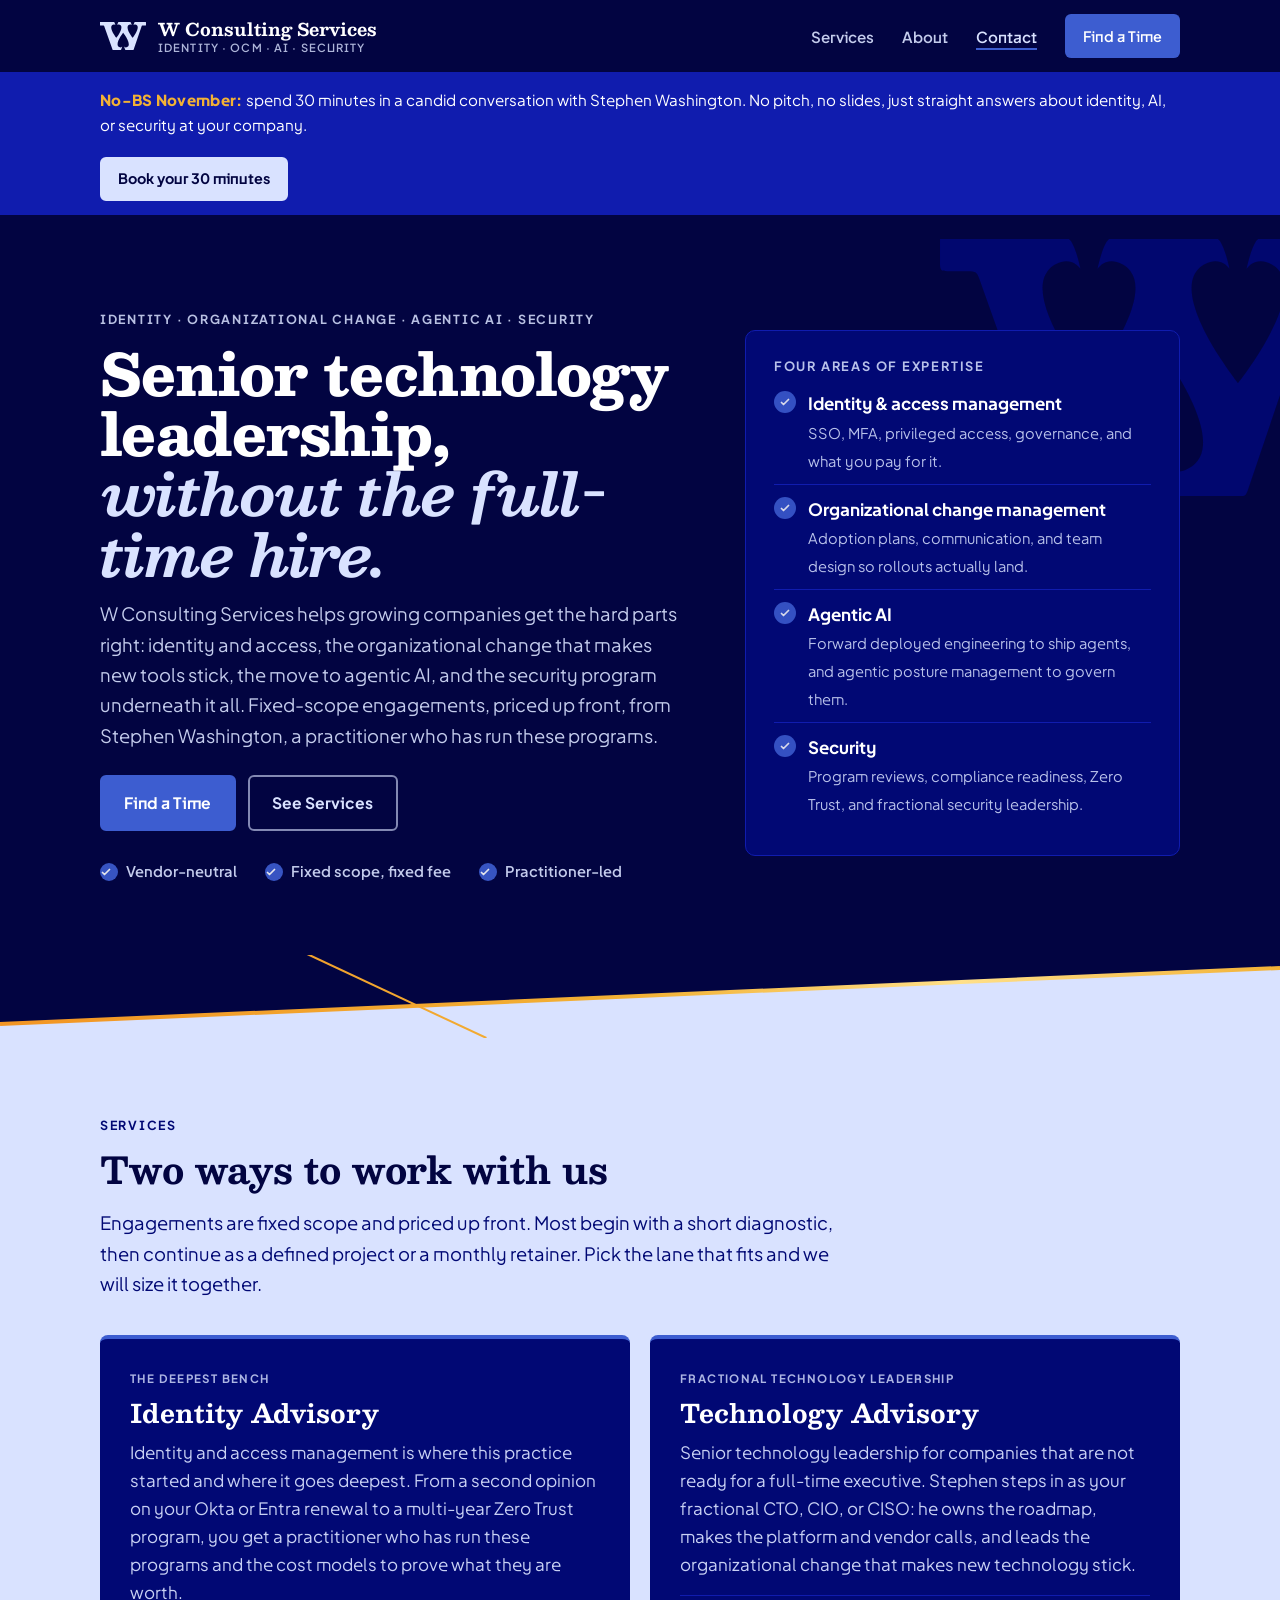
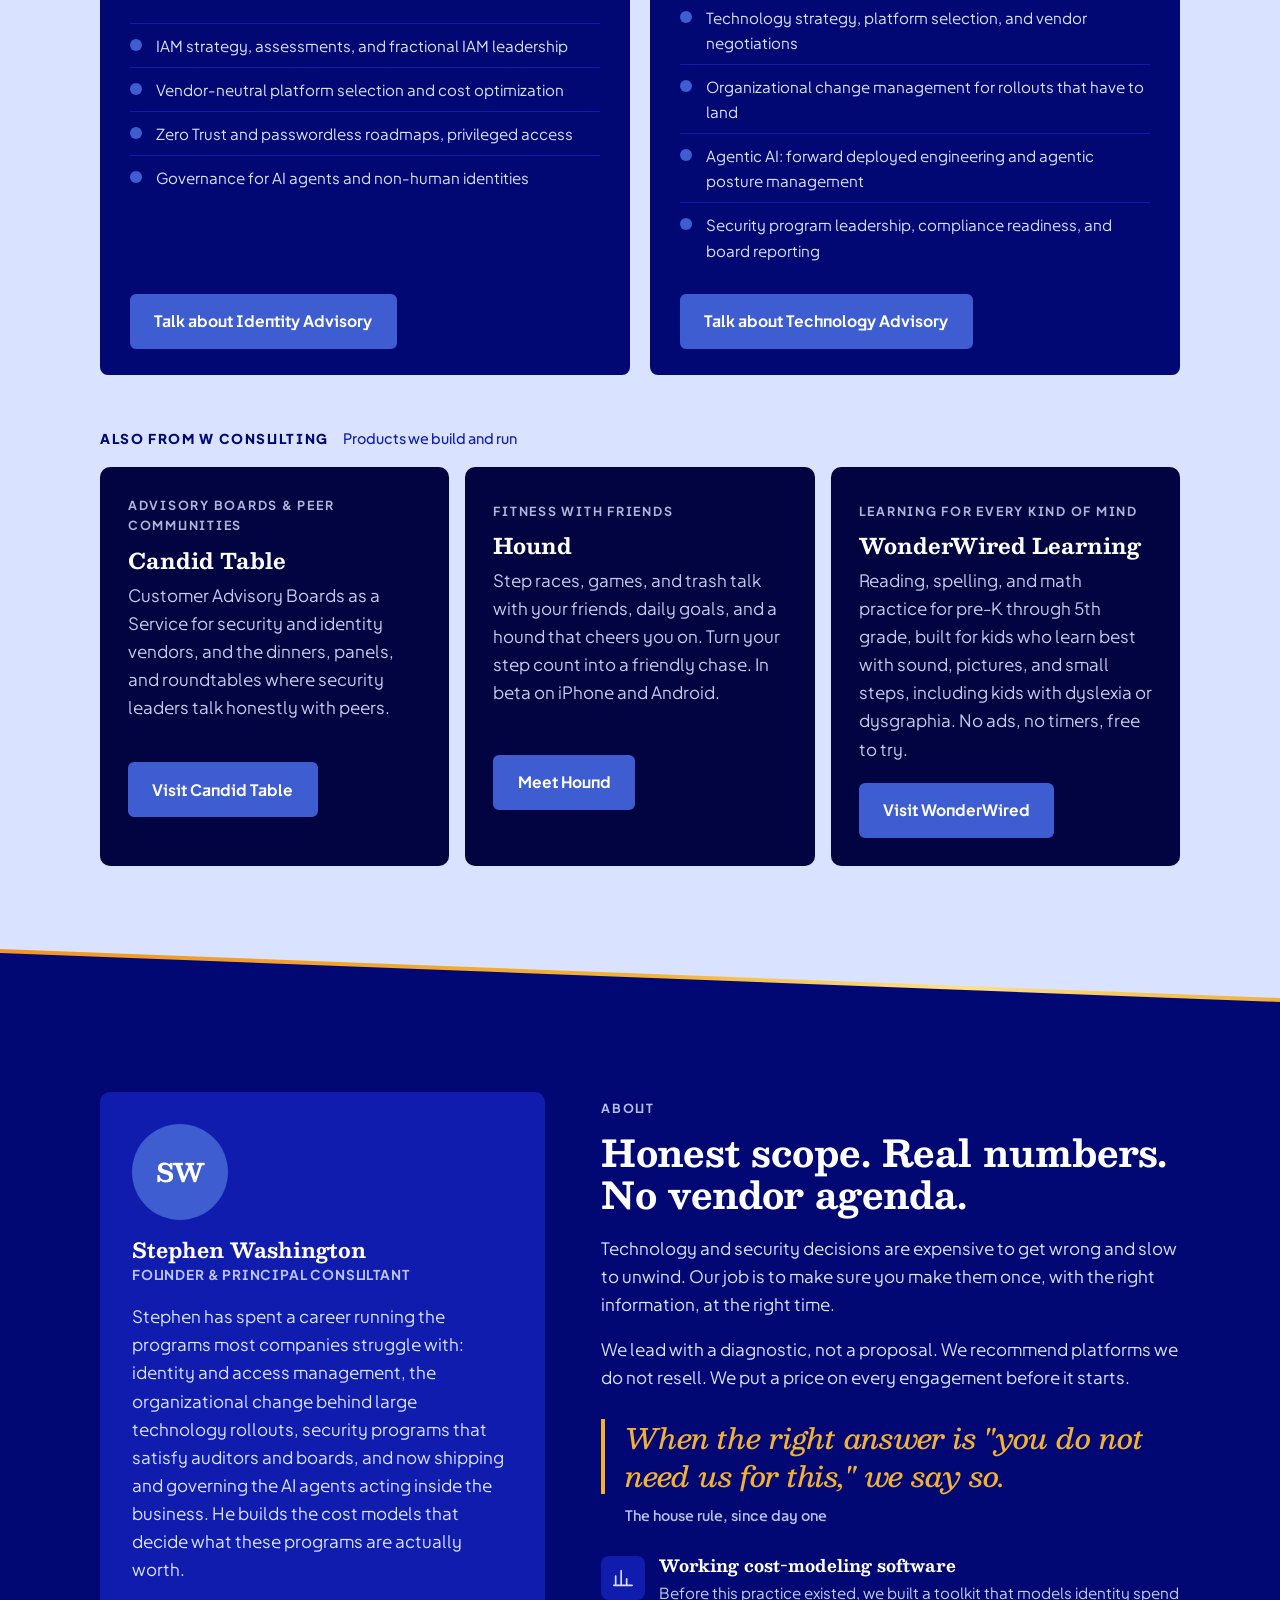
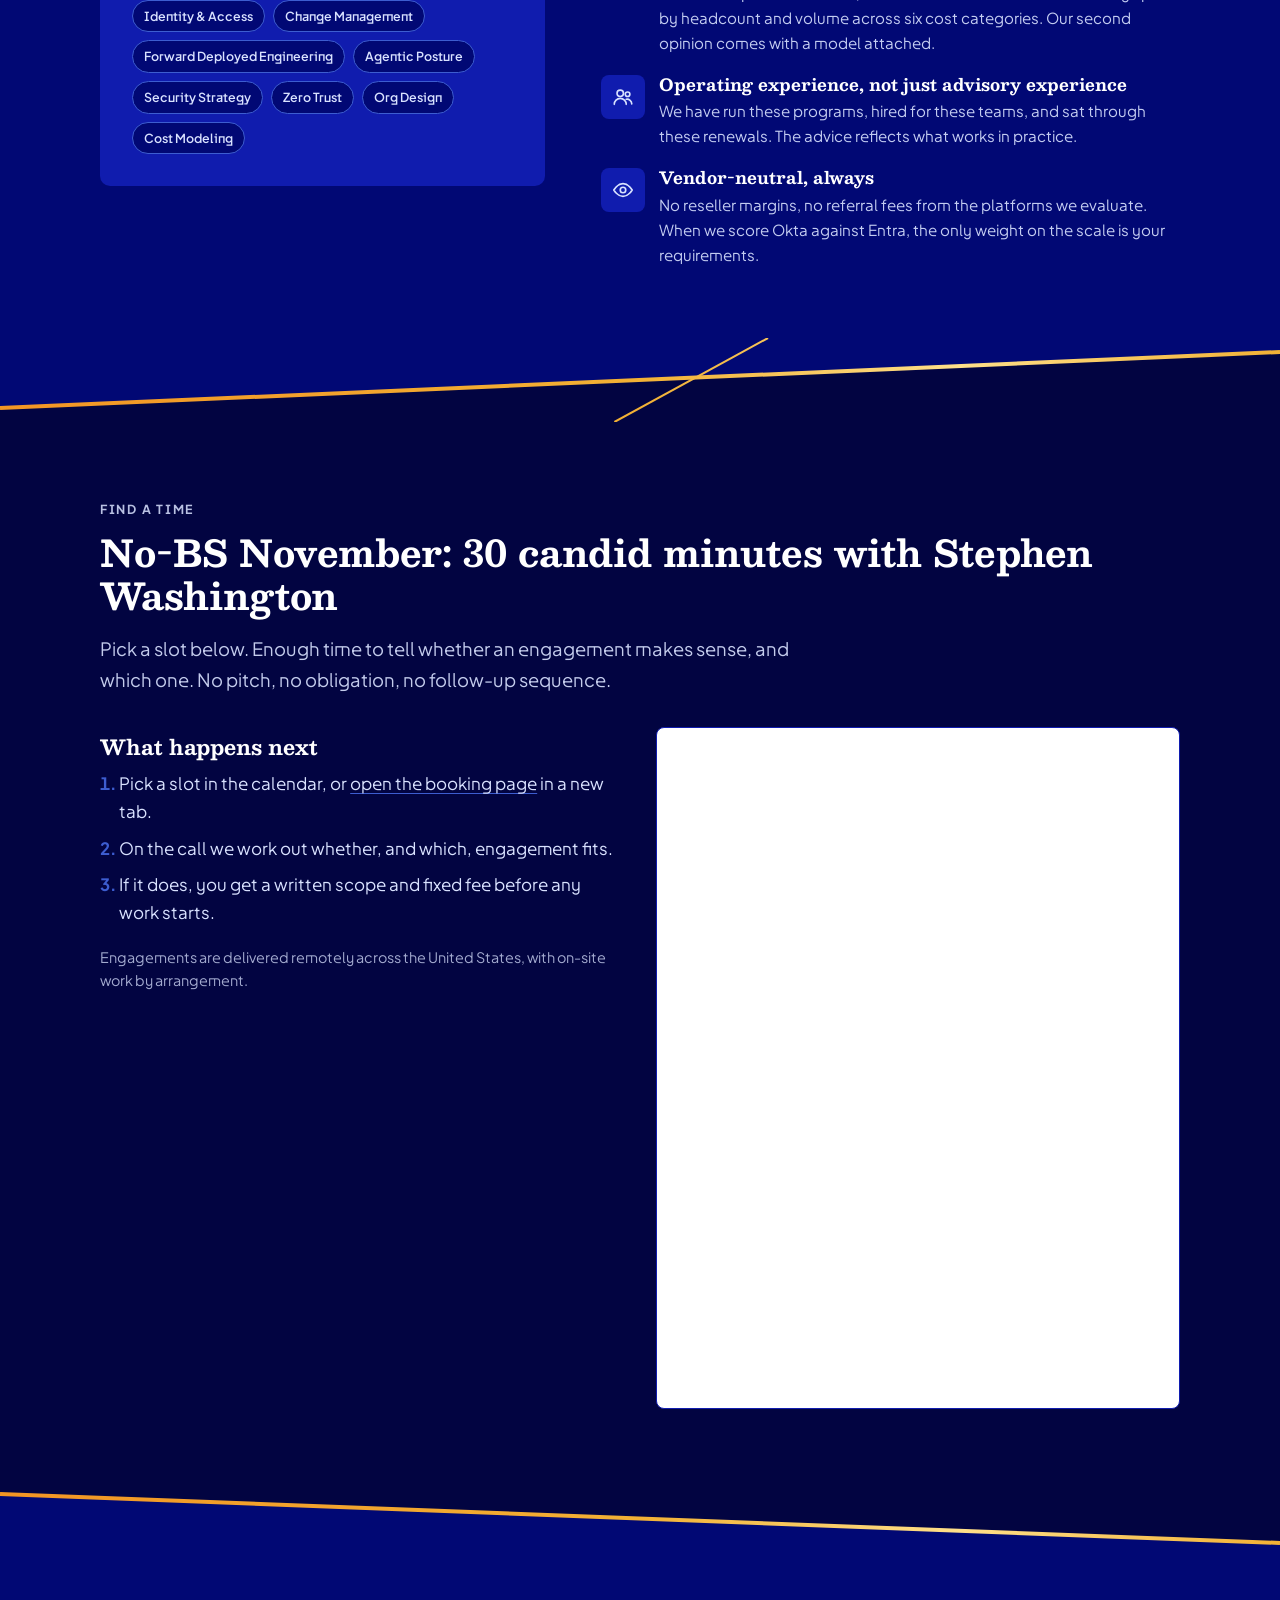
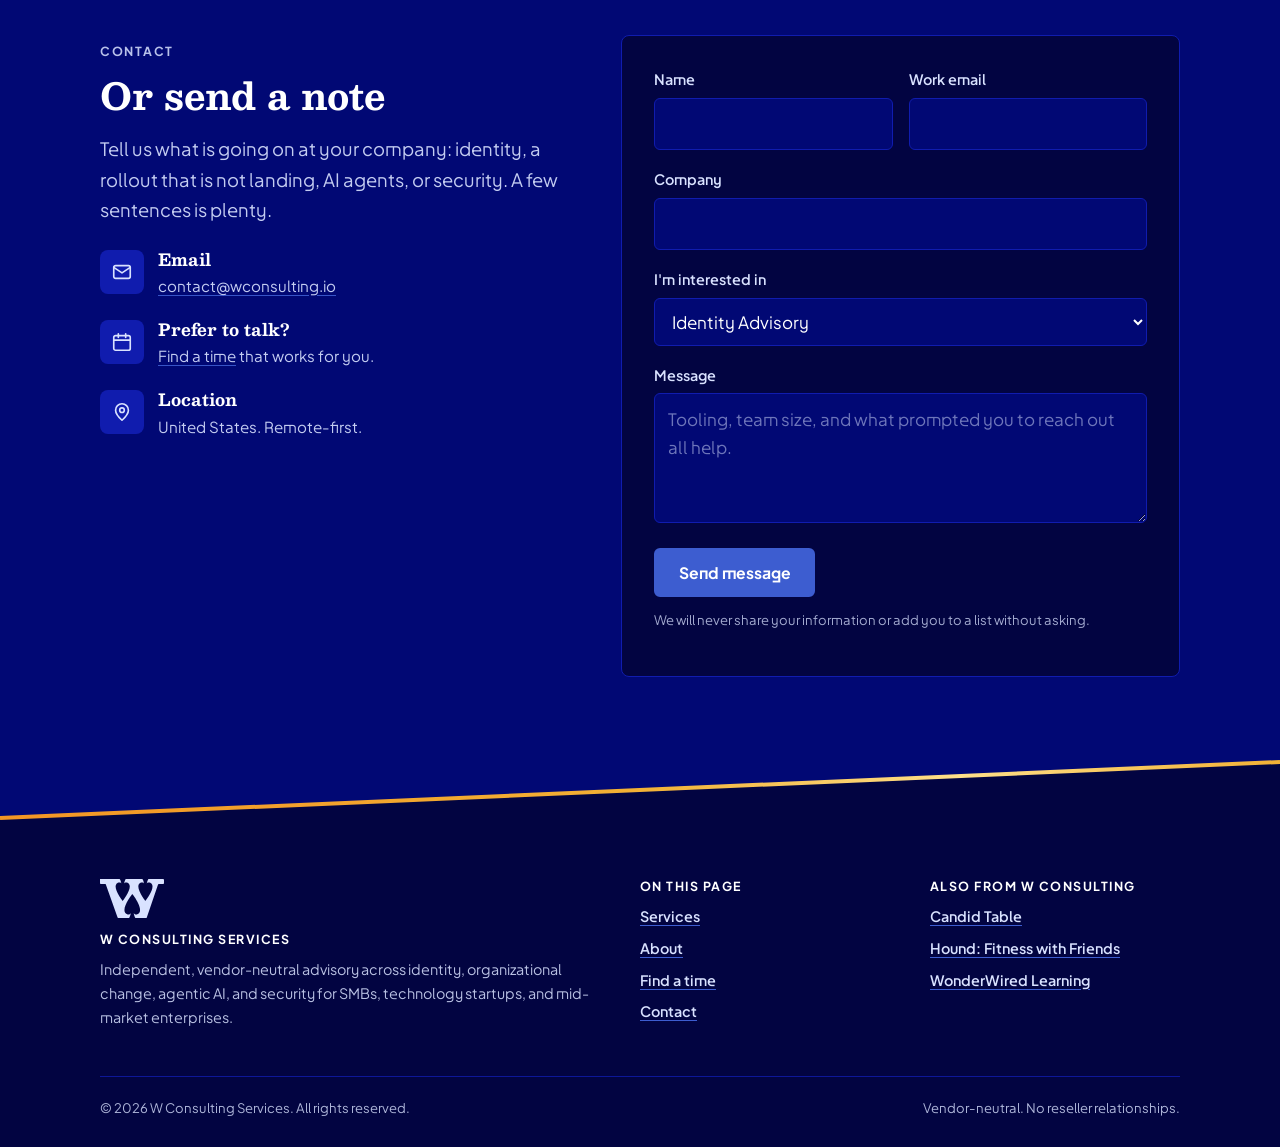
<file: index.html>
<!DOCTYPE html>
<html lang="en">
<head>
<meta charset="utf-8">
<meta name="viewport" content="width=device-width, initial-scale=1">
<title>W Consulting Services | Identity, Change, AI &amp; Security Advisory</title>
<meta name="description" content="W Consulting Services is an independent advisory practice for growing companies across four areas: identity and access, organizational change management, agentic AI (forward deployed engineering and agentic posture management), and security. Fixed-scope engagements, vendor-neutral advice.">
<link rel="preload" href="fonts/PlusJakartaSans-Variable.woff2" as="font" type="font/woff2" crossorigin>
<link rel="preconnect" href="https://fonts.googleapis.com">
<link rel="preconnect" href="https://fonts.gstatic.com" crossorigin>
<link href="https://fonts.googleapis.com/css2?family=Besley:ital,wght@0,500..900;1,500..900&display=swap" rel="stylesheet">
<link rel="stylesheet" href="css/styles.css">
<link rel="icon" href="/favicon.ico" sizes="32x32">
<link rel="icon" href="/favicon.svg" type="image/svg+xml">
<link rel="apple-touch-icon" href="/apple-touch-icon.png">
<link rel="manifest" href="/site.webmanifest">
<meta name="theme-color" content="#020441">
</head>
<body>
<svg width="0" height="0" style="position:absolute" aria-hidden="true"><symbol id="lettermark" viewBox="0 0 197.16 120.84"><path d="M196.21.52c-.64-.34-1.78-.52-3.42-.52h-43.39c-.19.13-.38.3-.57.5-.21.23-.42.5-.62.81-2.44,3.71-4.3,12.67-4.3,12.67,1.24-1.55,2.59-2.5,3.95-3.01,4.11-1.54,8.41.88,10.55,3.01.36.35.68.73.97,1.12,1.5,1.98,2.21,4.42,2.33,7.15.32,7.54-3.91,17.31-8.73,25.85-6.03,10.69-12.98,19.44-13.07,19.49-.07-.04-4.45-5.55-9.27-13.16-7.34-11.58-15.69-28.02-11.36-37.4.25-.54.55-1.07.89-1.56.36-.53.77-1.03,1.24-1.49,2.14-2.12,6.43-4.54,10.54-3.01,1.37.51,2.72,1.46,3.96,3.01,0,0-2.48-12-5.48-13.98h-51.01c-.21.14-.42.33-.62.56-.17.19-.33.4-.5.64-2.47,3.65-4.36,12.78-4.36,12.78,1.24-1.55,2.59-2.5,3.95-3.01,4.11-1.54,8.41.88,10.55,3.01.36.36.68.74.98,1.13,10.79,14.33-19.31,52.37-19.48,52.48-.08-.05-6.28-7.86-12.06-17.74-5.44-9.3-10.48-20.42-9.67-28.59.23-2.33.94-4.42,2.25-6.16.3-.39.62-.77.98-1.13,2.14-2.12,6.44-4.54,10.55-3.01,1.37.51,2.71,1.46,3.95,3.01,0,0-2.48-12-5.48-13.98H0v11.77c0,1.48.21,2.41.64,2.78.42.37,1.38.56,2.86.56h9.06c2.23,0,3.63.23,4.21.68.58.45,1.17,1.47,1.75,3.06l35.06,98.58c.53,1.43,1.07,2.36,1.63,2.78.56.42,1.84.64,3.85.64,0,0,0,0,0,0h7.71s0,0,0,0h22.15c3.31-2.19,6.05-15.44,6.05-15.44-5.48,6.83-12.86,3.13-16.02,0-.55-.54-1.02-1.13-1.43-1.75-10.88-16.19,21.68-57.35,21.87-57.46.02.01.51.62,1.34,1.7,1.24,1.63,3.25,4.36,5.58,7.78,8.64,12.72,21.62,35.05,15.67,46.76-.55,1.08-1.26,2.08-2.15,2.97-3.15,3.13-10.54,6.83-16.02,0,0,0,2.74,13.25,6.05,15.44h21.78s0,0,0,0h8.11s0,0,0,0c1.69,0,2.78-.13,3.25-.4.48-.27.95-1.01,1.43-2.23l33.63-99.29c.48-1.43.95-2.42,1.43-2.98.48-.56,1.72-.84,3.74-.84h10.18c1.59,0,2.61-.18,3.06-.56.45-.37.68-1.32.68-2.86V3.58c0-1.7-.32-2.71-.95-3.06Z"/></symbol></svg>
<header class="site-header">
  <div class="container nav">
    <a class="brand" href="#top" aria-label="W Consulting Services home">
      <svg class="brand-logo" viewBox="0 0 197.16 120.84" fill="currentColor" role="img" aria-label="W Consulting Services lettermark"><use href="#lettermark"/></svg>
      <span class="brand-name">W Consulting Services<small>Identity &middot; OCM &middot; AI &middot; Security</small></span>
    </a>
    <button class="nav-toggle" aria-label="Toggle navigation" aria-expanded="false" aria-controls="nav-links"><span></span><span></span><span></span></button>
    <ul class="nav-links" id="nav-links">
      <li><a href="#services">Services</a></li>
      <li><a href="#about">About</a></li>
      <li><a href="#contact">Contact</a></li>
      <li><a class="btn btn-primary" href="#schedule">Find a Time</a></li>
    </ul>
  </div>
</header>
<main id="top">

<div class="promo" role="region" aria-label="No-BS November special">
  <div class="container">
    <span><strong>No-BS November:</strong> spend 30 minutes in a candid conversation with Stephen Washington. No pitch, no slides, just straight answers about identity, AI, or security at your company.</span>
    <a class="btn" data-booking href="https://calendar.app.google/3QA8uuYChjPQmaer5">Book your 30 minutes</a>
  </div>
</div>

<section class="hero">
  <svg class="wm" viewBox="0 0 197.16 120.84" fill="currentColor" aria-hidden="true"><use href="#lettermark"/></svg>
  <div class="container hero-grid">
    <div>
      <span class="eyebrow">Identity &middot; Organizational Change &middot; Agentic AI &middot; Security</span>
      <h1>Senior technology leadership, <em>without the full-time hire.</em></h1>
      <p class="lead">W Consulting Services helps growing companies get the hard parts right: identity and access, the organizational change that makes new tools stick, the move to agentic AI, and the security program underneath it all. Fixed-scope engagements, priced up front, from Stephen Washington, a practitioner who has run these programs.</p>
      <div class="btn-row">
        <a class="btn btn-primary" href="#schedule">Find a Time</a>
        <a class="btn btn-outline" href="#services">See Services</a>
      </div>
      <div class="trust">
        <span><span class="check"><svg width="12" height="12" viewBox="0 0 24 24" fill="none" stroke="#fff" stroke-width="3.5" stroke-linecap="round" stroke-linejoin="round"><path d="M5 13l4 4L19 7"/></svg></span>Vendor-neutral</span>
        <span><span class="check"><svg width="12" height="12" viewBox="0 0 24 24" fill="none" stroke="#fff" stroke-width="3.5" stroke-linecap="round" stroke-linejoin="round"><path d="M5 13l4 4L19 7"/></svg></span>Fixed scope, fixed fee</span>
        <span><span class="check"><svg width="12" height="12" viewBox="0 0 24 24" fill="none" stroke="#fff" stroke-width="3.5" stroke-linecap="round" stroke-linejoin="round"><path d="M5 13l4 4L19 7"/></svg></span>Practitioner-led</span>
      </div>
    </div>
    <aside class="hero-panel">
      <h3>Four areas of expertise</h3>
      <ul>
        <li><span class="check"><svg width="12" height="12" viewBox="0 0 24 24" fill="none" stroke="#fff" stroke-width="3.5" stroke-linecap="round" stroke-linejoin="round"><path d="M5 13l4 4L19 7"/></svg></span><div><strong>Identity &amp; access management</strong><span>SSO, MFA, privileged access, governance, and what you pay for it.</span></div></li>
        <li><span class="check"><svg width="12" height="12" viewBox="0 0 24 24" fill="none" stroke="#fff" stroke-width="3.5" stroke-linecap="round" stroke-linejoin="round"><path d="M5 13l4 4L19 7"/></svg></span><div><strong>Organizational change management</strong><span>Adoption plans, communication, and team design so rollouts actually land.</span></div></li>
        <li><span class="check"><svg width="12" height="12" viewBox="0 0 24 24" fill="none" stroke="#fff" stroke-width="3.5" stroke-linecap="round" stroke-linejoin="round"><path d="M5 13l4 4L19 7"/></svg></span><div><strong>Agentic AI</strong><span>Forward deployed engineering to ship agents, and agentic posture management to govern them.</span></div></li>
        <li><span class="check"><svg width="12" height="12" viewBox="0 0 24 24" fill="none" stroke="#fff" stroke-width="3.5" stroke-linecap="round" stroke-linejoin="round"><path d="M5 13l4 4L19 7"/></svg></span><div><strong>Security</strong><span>Program reviews, compliance readiness, Zero Trust, and fractional security leadership.</span></div></li>
      </ul>
    </aside>
  </div>
</section>
<svg class="div" viewBox="0 0 100 12" preserveAspectRatio="none" aria-hidden="true"><defs><linearGradient id="gd1" gradientUnits="userSpaceOnUse" x1="0" y1="0" x2="100" y2="0"><stop offset="0" stop-color="#F29524"/><stop offset=".5" stop-color="#F2B135"/><stop offset=".75" stop-color="#FFE08A"/><stop offset="1" stop-color="#F2B135"/></linearGradient></defs><rect width="100" height="12" fill="#020441"/><polygon points="0,10 100,2 100,12 0,12" fill="#D9E2FF"/><line x1="24" y1="0" x2="38" y2="12" stroke="url(#gd1)" stroke-width="2" vector-effect="non-scaling-stroke"/><line x1="0" y1="10" x2="100" y2="2" stroke="url(#gd1)" stroke-width="4" vector-effect="non-scaling-stroke"/></svg>
<section class="section band" id="services">
  <div class="container">
    <span class="eyebrow">Services</span>
    <h2>Two ways to work with us</h2>
    <p class="lead">Engagements are fixed scope and priced up front. Most begin with a short diagnostic, then continue as a defined project or a monthly retainer. Pick the lane that fits and we will size it together.</p>

    <div class="offer-grid">
      <div class="offer">
        <div class="tagline">The deepest bench</div>
        <h3>Identity Advisory</h3>
        <p>Identity and access management is where this practice started and where it goes deepest. From a second opinion on your Okta or Entra renewal to a multi-year Zero Trust program, you get a practitioner who has run these programs and the cost models to prove what they are worth.</p>
        <ul>
          <li>IAM strategy, assessments, and fractional IAM leadership</li>
          <li>Vendor-neutral platform selection and cost optimization</li>
          <li>Zero Trust and passwordless roadmaps, privileged access</li>
          <li>Governance for AI agents and non-human identities</li>
        </ul>
        <div class="btn-row"><a class="btn btn-primary" href="#schedule">Talk about Identity Advisory</a></div>
      </div>
      <div class="offer">
        <div class="tagline">Fractional technology leadership</div>
        <h3>Technology Advisory</h3>
        <p>Senior technology leadership for companies that are not ready for a full-time executive. Stephen steps in as your fractional CTO, CIO, or CISO: he owns the roadmap, makes the platform and vendor calls, and leads the organizational change that makes new technology stick.</p>
        <ul>
          <li>Technology strategy, platform selection, and vendor negotiations</li>
          <li>Organizational change management for rollouts that have to land</li>
          <li>Agentic AI: forward deployed engineering and agentic posture management</li>
          <li>Security program leadership, compliance readiness, and board reporting</li>
        </ul>
        <div class="btn-row"><a class="btn btn-primary" href="#schedule">Talk about Technology Advisory</a></div>
      </div>
    </div>

<div class="seg-head" style="margin-top:52px"><h3>Also from W Consulting</h3><span>Products we build and run</span></div>
    <div class="venture-grid">
      <div class="ct-band venture">
        <div>
          <span class="eyebrow">Advisory boards &amp; peer communities</span>
          <h3>Candid Table</h3>
          <p>Customer Advisory Boards as a Service for security and identity vendors, and the dinners, panels, and roundtables where security leaders talk honestly with peers.</p>
        </div>
        <div class="btn-row"><a class="btn btn-primary" href="https://candidtable.com" target="_blank" rel="noopener">Visit Candid Table</a></div>
      </div>
      <div class="ct-band venture">
        <div>
          <span class="eyebrow">Fitness with friends</span>
          <h3>Hound</h3>
          <p>Step races, games, and trash talk with your friends, daily goals, and a hound that cheers you on. Turn your step count into a friendly chase. In beta on iPhone and Android.</p>
        </div>
        <div class="btn-row"><a class="btn btn-primary" href="https://houndchallenge.net" target="_blank" rel="noopener">Meet Hound</a></div>
      </div>
      <div class="ct-band venture">
        <div>
          <span class="eyebrow">Learning for every kind of mind</span>
          <h3>WonderWired Learning</h3>
          <p>Reading, spelling, and math practice for pre-K through 5th grade, built for kids who learn best with sound, pictures, and small steps, including kids with dyslexia or dysgraphia. No ads, no timers, free to try.</p>
        </div>
        <div class="btn-row"><a class="btn btn-primary" href="https://www.wonderwiredlearning.com" target="_blank" rel="noopener">Visit WonderWired</a></div>
      </div>
    </div>
  </div>
</section>
<svg class="div" viewBox="0 0 100 12" preserveAspectRatio="none" aria-hidden="true"><defs><linearGradient id="gd2" gradientUnits="userSpaceOnUse" x1="0" y1="0" x2="100" y2="0"><stop offset="0" stop-color="#F29524"/><stop offset=".5" stop-color="#F2B135"/><stop offset=".75" stop-color="#FFE08A"/><stop offset="1" stop-color="#F2B135"/></linearGradient></defs><rect width="100" height="12" fill="#D9E2FF"/><polygon points="0,2 100,9 100,12 0,12" fill="#010874"/><line x1="0" y1="2" x2="100" y2="9" stroke="url(#gd2)" stroke-width="4" vector-effect="non-scaling-stroke"/></svg>
<section class="section band-navy" id="about">
  <div class="container about-grid">
    <div class="founder-card">
      <div class="founder-avatar" style="font-size:1.6rem">SW</div>
      <h3>Stephen Washington</h3>
      <div class="role">Founder &amp; Principal Consultant</div>
      <p>Stephen has spent a career running the programs most companies struggle with: identity and access management, the organizational change behind large technology rollouts, security programs that satisfy auditors and boards, and now shipping and governing the AI agents acting inside the business. He builds the cost models that decide what these programs are actually worth.</p>
      <div class="chips">
        <span class="chip">Identity &amp; Access</span><span class="chip">Change Management</span><span class="chip">Forward Deployed Engineering</span><span class="chip">Agentic Posture</span><span class="chip">Security Strategy</span><span class="chip">Zero Trust</span><span class="chip">Org Design</span><span class="chip">Cost Modeling</span>
      </div>
    </div>
    <div>
      <span class="eyebrow">About</span>
      <h2>Honest scope. Real numbers. No vendor agenda.</h2>
      <p>Technology and security decisions are expensive to get wrong and slow to unwind. Our job is to make sure you make them once, with the right information, at the right time.</p>
      <p>We lead with a diagnostic, not a proposal. We recommend platforms we do not resell. We put a price on every engagement before it starts.</p>
      <blockquote class="quote">When the right answer is "you do not need us for this," we say so.</blockquote>
      <p class="quote-cite">The house rule, since day one</p>
      <div class="features" style="margin-top:28px;grid-template-columns:1fr">
        <div class="feature"><div class="icon"><svg width="22" height="22" viewBox="0 0 24 24" fill="none" stroke="currentColor" stroke-width="1.8" stroke-linecap="round" stroke-linejoin="round"><path d="M4 20V10M10 20V4M16 20v-7M22 20H2"/></svg></div><div><h4>Working cost-modeling software</h4><p>Before this practice existed, we built a toolkit that models identity spend by headcount and volume across six cost categories. Our second opinion comes with a model attached.</p></div></div>
        <div class="feature"><div class="icon"><svg width="22" height="22" viewBox="0 0 24 24" fill="none" stroke="currentColor" stroke-width="1.8" stroke-linecap="round" stroke-linejoin="round"><circle cx="9" cy="8" r="3.5"/><path d="M2.5 20a6.5 6.5 0 0113 0"/><circle cx="17" cy="9" r="2.5"/><path d="M15.5 14.5a5 5 0 016 5"/></svg></div><div><h4>Operating experience, not just advisory experience</h4><p>We have run these programs, hired for these teams, and sat through these renewals. The advice reflects what works in practice.</p></div></div>
        <div class="feature"><div class="icon"><svg width="22" height="22" viewBox="0 0 24 24" fill="none" stroke="currentColor" stroke-width="1.8" stroke-linecap="round" stroke-linejoin="round"><path d="M2 12s4-7 10-7 10 7 10 7-4 7-10 7S2 12 2 12z"/><circle cx="12" cy="12" r="3"/></svg></div><div><h4>Vendor-neutral, always</h4><p>No reseller margins, no referral fees from the platforms we evaluate. When we score Okta against Entra, the only weight on the scale is your requirements.</p></div></div>
      </div>
    </div>
  </div>
</section>
<svg class="div" viewBox="0 0 100 12" preserveAspectRatio="none" aria-hidden="true"><defs><linearGradient id="gd3" gradientUnits="userSpaceOnUse" x1="0" y1="0" x2="100" y2="0"><stop offset="0" stop-color="#F29524"/><stop offset=".5" stop-color="#F2B135"/><stop offset=".75" stop-color="#FFE08A"/><stop offset="1" stop-color="#F2B135"/></linearGradient></defs><rect width="100" height="12" fill="#010874"/><polygon points="0,10 100,2 100,12 0,12" fill="#020441"/><line x1="60" y1="0" x2="48" y2="12" stroke="url(#gd3)" stroke-width="2" vector-effect="non-scaling-stroke"/><line x1="0" y1="10" x2="100" y2="2" stroke="url(#gd3)" stroke-width="4" vector-effect="non-scaling-stroke"/></svg>
<section class="section" id="schedule">
  <div class="container">
    <span class="eyebrow">Find a time</span>
    <h2>No-BS November: 30 candid minutes with Stephen Washington</h2>
    <p class="lead">Pick a slot below. Enough time to tell whether an engagement makes sense, and which one. No pitch, no obligation, no follow-up sequence.</p>
    <div class="schedule-grid" style="margin-top:32px">
      <div>
        <h3 style="margin-top:8px">What happens next</h3>
        <ol class="steps">
          <li>Pick a slot in the calendar, or <a data-booking href="https://calendar.app.google/3QA8uuYChjPQmaer5">open the booking page</a> in a new tab.</li>
          <li>On the call we work out whether, and which, engagement fits.</li>
          <li>If it does, you get a written scope and fixed fee before any work starts.</li>
        </ol>
        <p class="muted" style="font-size:.9rem;margin-top:20px">Engagements are delivered remotely across the United States, with on-site work by arrangement.</p>
      </div>
      <div class="schedule-slot" id="schedule-slot">
        <div>
          <div class="icon"><svg width="22" height="22" viewBox="0 0 24 24" fill="none" stroke="currentColor" stroke-width="1.8" stroke-linecap="round" stroke-linejoin="round"><rect x="3" y="5" width="18" height="16" rx="2"/><path d="M3 10h18M8 3v4M16 3v4"/></svg></div>
          <h3>Scheduling opens soon</h3>
          <p class="muted" style="margin-bottom:16px">Until then, email <a data-email href="#">contact@wconsulting.io</a> with a few times that work for you and we will confirm one.</p>
          <a class="btn btn-primary" id="schedule-link" data-email href="#">Email to find a time</a>
        </div>
      </div>
    </div>
  </div>
</section>
<svg class="div" viewBox="0 0 100 12" preserveAspectRatio="none" aria-hidden="true"><defs><linearGradient id="gd4" gradientUnits="userSpaceOnUse" x1="0" y1="0" x2="100" y2="0"><stop offset="0" stop-color="#F29524"/><stop offset=".5" stop-color="#F2B135"/><stop offset=".75" stop-color="#FFE08A"/><stop offset="1" stop-color="#F2B135"/></linearGradient></defs><rect width="100" height="12" fill="#020441"/><polygon points="0,2 100,9 100,12 0,12" fill="#010874"/><line x1="0" y1="2" x2="100" y2="9" stroke="url(#gd4)" stroke-width="4" vector-effect="non-scaling-stroke"/></svg>
<section class="section band-navy" id="contact">
  <div class="container contact-grid">
    <div>
      <span class="eyebrow">Contact</span>
      <h2>Or send a note</h2>
      <p class="lead">Tell us what is going on at your company: identity, a rollout that is not landing, AI agents, or security. A few sentences is plenty.</p>
      <div class="contact-item" style="margin-top:24px"><div class="icon"><svg width="22" height="22" viewBox="0 0 24 24" fill="none" stroke="currentColor" stroke-width="1.8" stroke-linecap="round" stroke-linejoin="round"><rect x="3" y="5" width="18" height="14" rx="2"/><path d="M3 7l9 6 9-6"/></svg></div><div><h4>Email</h4><p><a data-email href="#">contact@wconsulting.io</a></p></div></div>
      <div class="contact-item"><div class="icon"><svg width="22" height="22" viewBox="0 0 24 24" fill="none" stroke="currentColor" stroke-width="1.8" stroke-linecap="round" stroke-linejoin="round"><rect x="3" y="5" width="18" height="16" rx="2"/><path d="M3 10h18M8 3v4M16 3v4"/></svg></div><div><h4>Prefer to talk?</h4><p><a href="#schedule">Find a time</a> that works for you.</p></div></div>
      <div class="contact-item"><div class="icon"><svg width="22" height="22" viewBox="0 0 24 24" fill="none" stroke="currentColor" stroke-width="1.8" stroke-linecap="round" stroke-linejoin="round"><path d="M12 21s7-6.5 7-11a7 7 0 10-14 0c0 4.5 7 11 7 11z"/><circle cx="12" cy="10" r="2.5"/></svg></div><div><h4>Location</h4><p>United States. Remote-first.</p></div></div>
    </div>
    <form class="form" id="contact-form">
      <div class="form-row">
        <div><label for="name">Name</label><input id="name" name="name" type="text" required autocomplete="name"></div>
        <div><label for="email">Work email</label><input id="email" name="email" type="email" required autocomplete="email"></div>
      </div>
      <label for="company">Company</label><input id="company" name="company" type="text" autocomplete="organization">
      <label for="topic">I'm interested in</label>
      <select id="topic" name="topic">
        <option value="Identity Advisory">Identity Advisory</option>
        <option value="Technology Advisory">Technology Advisory (fractional CTO / CIO / CISO)</option>
        <option value="Something else">Something else</option>
      </select>
      <label for="message">Message</label>
      <textarea id="message" name="message" placeholder="Tooling, team size, and what prompted you to reach out all help."></textarea>
      <button class="btn btn-primary" type="submit">Send message</button>
      <p class="form-note">We will never share your information or add you to a list without asking.</p>
    </form>
  </div>
</section>

</main>
<svg class="div" viewBox="0 0 100 12" preserveAspectRatio="none" aria-hidden="true"><defs><linearGradient id="gd5" gradientUnits="userSpaceOnUse" x1="0" y1="0" x2="100" y2="0"><stop offset="0" stop-color="#F29524"/><stop offset=".5" stop-color="#F2B135"/><stop offset=".75" stop-color="#FFE08A"/><stop offset="1" stop-color="#F2B135"/></linearGradient></defs><rect width="100" height="12" fill="#010874"/><polygon points="0,10 100,2 100,12 0,12" fill="#020441"/><line x1="0" y1="10" x2="100" y2="2" stroke="url(#gd5)" stroke-width="4" vector-effect="non-scaling-stroke"/></svg>
<footer class="site-footer">
  <div class="container">
    <div class="footer-grid">
      <div>
        <svg class="footer-logo" viewBox="0 0 197.16 120.84" fill="currentColor" aria-hidden="true"><use href="#lettermark"/></svg>
        <h4>W Consulting Services</h4>
        <p>Independent, vendor-neutral advisory across identity, organizational change, agentic AI, and security for SMBs, technology startups, and mid-market enterprises.</p>
      </div>
      <div>
        <h4>On this page</h4>
        <ul>
          <li><a href="#services">Services</a></li>
          <li><a href="#about">About</a></li>
          <li><a href="#schedule">Find a time</a></li>
          <li><a href="#contact">Contact</a></li>
        </ul>
      </div>
      <div>
        <h4>Also from W Consulting</h4>
        <ul>
          <li><a href="https://candidtable.com" target="_blank" rel="noopener">Candid Table</a></li>
          <li><a href="https://houndchallenge.net" target="_blank" rel="noopener">Hound: Fitness with Friends</a></li>
          <li><a href="https://www.wonderwiredlearning.com" target="_blank" rel="noopener">WonderWired Learning</a></li>
        </ul>
      </div>
    </div>
    <div class="footer-bottom">
      <span>&copy; <span id="year">2026</span> W Consulting Services. All rights reserved.</span>
      <span>Vendor-neutral. No reseller relationships.</span>
    </div>
  </div>
</footer>
<script src="js/main.js"></script>
</body>
</html>
</file>
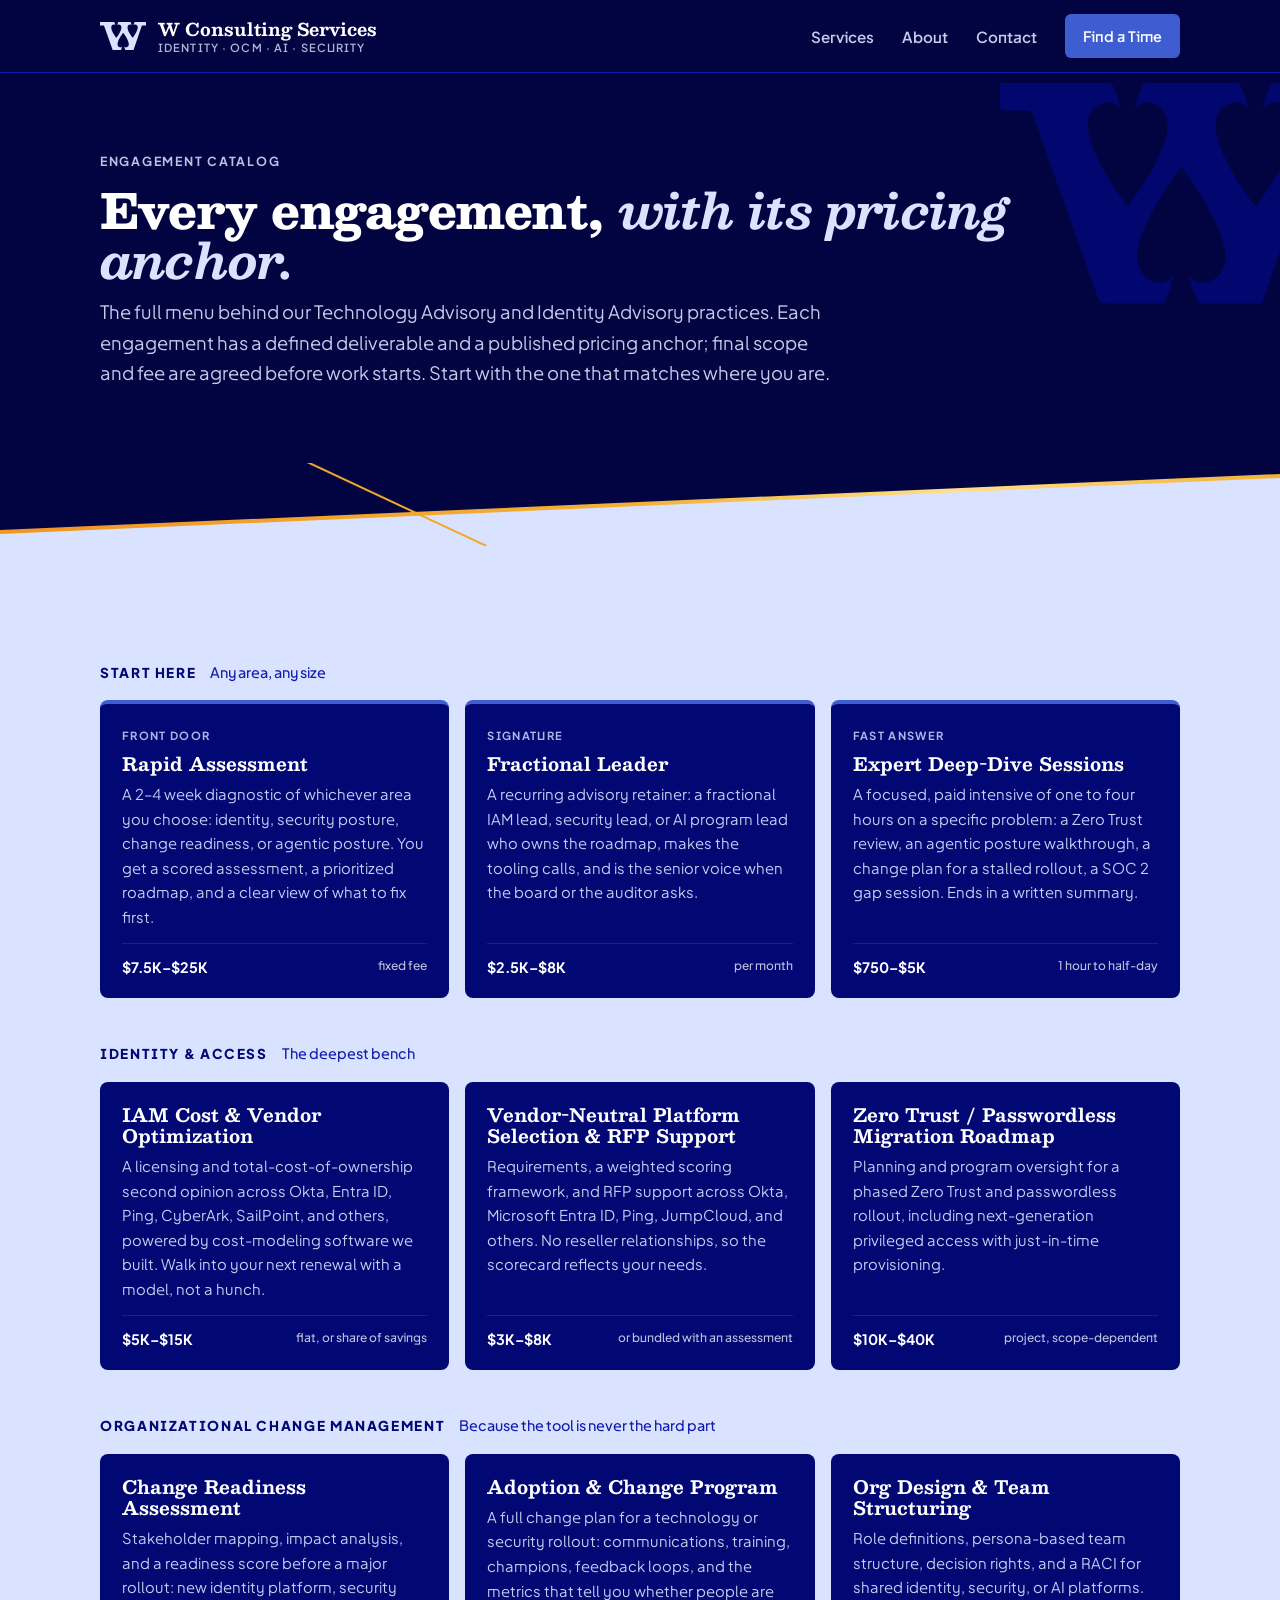
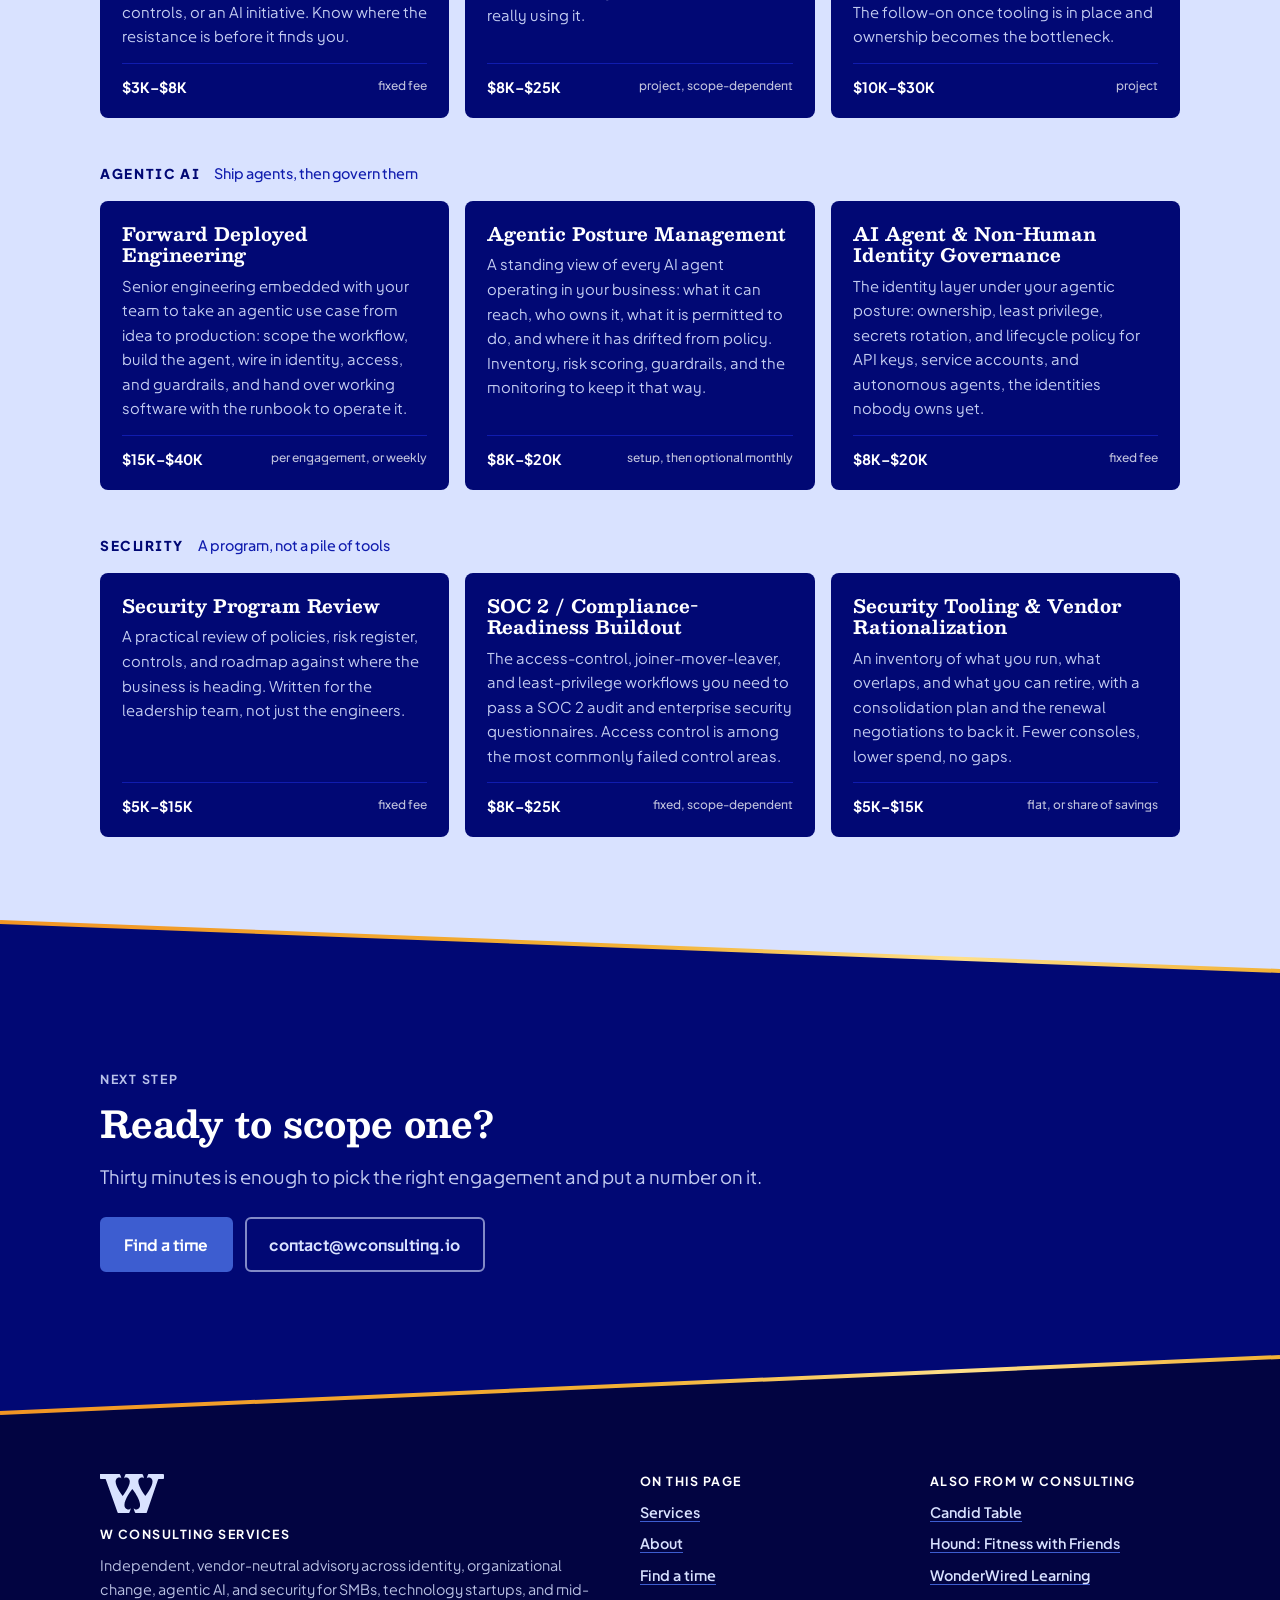
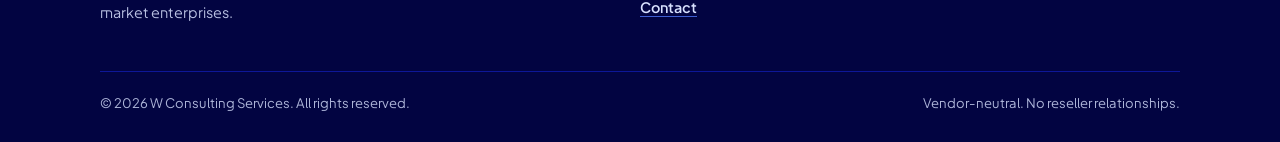
<file: engagements.html>
<!DOCTYPE html>
<html lang="en">
<head>
<meta charset="utf-8">
<meta name="viewport" content="width=device-width, initial-scale=1">
<title>Engagement catalog | W Consulting Services</title>
<meta name="description" content="Full engagement catalog and pricing anchors for W Consulting Services.">
<meta name="robots" content="noindex, nofollow">
<link rel="preload" href="fonts/PlusJakartaSans-Variable.woff2" as="font" type="font/woff2" crossorigin>
<link rel="preconnect" href="https://fonts.googleapis.com">
<link rel="preconnect" href="https://fonts.gstatic.com" crossorigin>
<link href="https://fonts.googleapis.com/css2?family=Besley:ital,wght@0,500..900;1,500..900&display=swap" rel="stylesheet">
<link rel="stylesheet" href="css/styles.css">
<link rel="icon" href="/favicon.ico" sizes="32x32">
<link rel="icon" href="/favicon.svg" type="image/svg+xml">
<link rel="apple-touch-icon" href="/apple-touch-icon.png">
<link rel="manifest" href="/site.webmanifest">
<meta name="theme-color" content="#020441">
</head>
<body>
<svg width="0" height="0" style="position:absolute" aria-hidden="true"><symbol id="lettermark" viewBox="0 0 197.16 120.84"><path d="M196.21.52c-.64-.34-1.78-.52-3.42-.52h-43.39c-.19.13-.38.3-.57.5-.21.23-.42.5-.62.81-2.44,3.71-4.3,12.67-4.3,12.67,1.24-1.55,2.59-2.5,3.95-3.01,4.11-1.54,8.41.88,10.55,3.01.36.35.68.73.97,1.12,1.5,1.98,2.21,4.42,2.33,7.15.32,7.54-3.91,17.31-8.73,25.85-6.03,10.69-12.98,19.44-13.07,19.49-.07-.04-4.45-5.55-9.27-13.16-7.34-11.58-15.69-28.02-11.36-37.4.25-.54.55-1.07.89-1.56.36-.53.77-1.03,1.24-1.49,2.14-2.12,6.43-4.54,10.54-3.01,1.37.51,2.72,1.46,3.96,3.01,0,0-2.48-12-5.48-13.98h-51.01c-.21.14-.42.33-.62.56-.17.19-.33.4-.5.64-2.47,3.65-4.36,12.78-4.36,12.78,1.24-1.55,2.59-2.5,3.95-3.01,4.11-1.54,8.41.88,10.55,3.01.36.36.68.74.98,1.13,10.79,14.33-19.31,52.37-19.48,52.48-.08-.05-6.28-7.86-12.06-17.74-5.44-9.3-10.48-20.42-9.67-28.59.23-2.33.94-4.42,2.25-6.16.3-.39.62-.77.98-1.13,2.14-2.12,6.44-4.54,10.55-3.01,1.37.51,2.71,1.46,3.95,3.01,0,0-2.48-12-5.48-13.98H0v11.77c0,1.48.21,2.41.64,2.78.42.37,1.38.56,2.86.56h9.06c2.23,0,3.63.23,4.21.68.58.45,1.17,1.47,1.75,3.06l35.06,98.58c.53,1.43,1.07,2.36,1.63,2.78.56.42,1.84.64,3.85.64,0,0,0,0,0,0h7.71s0,0,0,0h22.15c3.31-2.19,6.05-15.44,6.05-15.44-5.48,6.83-12.86,3.13-16.02,0-.55-.54-1.02-1.13-1.43-1.75-10.88-16.19,21.68-57.35,21.87-57.46.02.01.51.62,1.34,1.7,1.24,1.63,3.25,4.36,5.58,7.78,8.64,12.72,21.62,35.05,15.67,46.76-.55,1.08-1.26,2.08-2.15,2.97-3.15,3.13-10.54,6.83-16.02,0,0,0,2.74,13.25,6.05,15.44h21.78s0,0,0,0h8.11s0,0,0,0c1.69,0,2.78-.13,3.25-.4.48-.27.95-1.01,1.43-2.23l33.63-99.29c.48-1.43.95-2.42,1.43-2.98.48-.56,1.72-.84,3.74-.84h10.18c1.59,0,2.61-.18,3.06-.56.45-.37.68-1.32.68-2.86V3.58c0-1.7-.32-2.71-.95-3.06Z"/></symbol></svg>
<header class="site-header">
  <div class="container nav">
    <a class="brand" href="/" aria-label="W Consulting Services home">
      <svg class="brand-logo" viewBox="0 0 197.16 120.84" fill="currentColor" role="img" aria-label="W Consulting Services lettermark"><use href="#lettermark"/></svg>
      <span class="brand-name">W Consulting Services<small>Identity &middot; OCM &middot; AI &middot; Security</small></span>
    </a>
    <button class="nav-toggle" aria-label="Toggle navigation" aria-expanded="false" aria-controls="nav-links"><span></span><span></span><span></span></button>
    <ul class="nav-links" id="nav-links">
      <li><a href="/#services">Services</a></li>
      <li><a href="/#about">About</a></li>
      <li><a href="/#contact">Contact</a></li>
      <li><a class="btn btn-primary" href="/#schedule">Find a Time</a></li>
    </ul>
  </div>
</header>
<main id="top">

<section class="section page-intro">
  <svg class="wm" viewBox="0 0 197.16 120.84" fill="currentColor" aria-hidden="true"><use href="#lettermark"/></svg>
  <div class="container">
    <span class="eyebrow">Engagement catalog</span>
    <h1>Every engagement, <em>with its pricing anchor.</em></h1>
    <p class="lead">The full menu behind our Technology Advisory and Identity Advisory practices. Each engagement has a defined deliverable and a published pricing anchor; final scope and fee are agreed before work starts. Start with the one that matches where you are.</p>
  </div>
</section>
<svg class="div" viewBox="0 0 100 12" preserveAspectRatio="none" aria-hidden="true"><defs><linearGradient id="gd1" gradientUnits="userSpaceOnUse" x1="0" y1="0" x2="100" y2="0"><stop offset="0" stop-color="#F29524"/><stop offset=".5" stop-color="#F2B135"/><stop offset=".75" stop-color="#FFE08A"/><stop offset="1" stop-color="#F2B135"/></linearGradient></defs><rect width="100" height="12" fill="#020441"/><polygon points="0,10 100,2 100,12 0,12" fill="#D9E2FF"/><line x1="24" y1="0" x2="38" y2="12" stroke="url(#gd1)" stroke-width="2" vector-effect="non-scaling-stroke"/><line x1="0" y1="10" x2="100" y2="2" stroke="url(#gd1)" stroke-width="4" vector-effect="non-scaling-stroke"/></svg>
<section class="section band" id="catalog">
  <div class="container">
    <div class="seg-head"><h3>Start here</h3><span>Any area, any size</span></div>
    <div class="svc-grid">
        <div class="svc featured">
          <div class="tagline">Front door</div>
          <h4>Rapid Assessment</h4>
          <p>A 2&ndash;4 week diagnostic of whichever area you choose: identity, security posture, change readiness, or agentic posture. You get a scored assessment, a prioritized roadmap, and a clear view of what to fix first.</p>
          <div class="price"><span>$7.5K&ndash;$25K</span><small>fixed fee</small></div>
        </div>
        <div class="svc featured">
          <div class="tagline">Signature</div>
          <h4>Fractional Leader</h4>
          <p>A recurring advisory retainer: a fractional IAM lead, security lead, or AI program lead who owns the roadmap, makes the tooling calls, and is the senior voice when the board or the auditor asks.</p>
          <div class="price"><span>$2.5K&ndash;$8K</span><small>per month</small></div>
        </div>
        <div class="svc featured">
          <div class="tagline">Fast answer</div>
          <h4>Expert Deep-Dive Sessions</h4>
          <p>A focused, paid intensive of one to four hours on a specific problem: a Zero Trust review, an agentic posture walkthrough, a change plan for a stalled rollout, a SOC 2 gap session. Ends in a written summary.</p>
          <div class="price"><span>$750&ndash;$5K</span><small>1 hour to half-day</small></div>
        </div>
    </div>

    <div class="seg-head"><h3>Identity &amp; access</h3><span>The deepest bench</span></div>
    <div class="svc-grid">
        <div class="svc">
          
          <h4>IAM Cost &amp; Vendor Optimization</h4>
          <p>A licensing and total-cost-of-ownership second opinion across Okta, Entra ID, Ping, CyberArk, SailPoint, and others, powered by cost-modeling software we built. Walk into your next renewal with a model, not a hunch.</p>
          <div class="price"><span>$5K&ndash;$15K</span><small>flat, or share of savings</small></div>
        </div>
        <div class="svc">
          
          <h4>Vendor-Neutral Platform Selection &amp; RFP Support</h4>
          <p>Requirements, a weighted scoring framework, and RFP support across Okta, Microsoft Entra ID, Ping, JumpCloud, and others. No reseller relationships, so the scorecard reflects your needs.</p>
          <div class="price"><span>$3K&ndash;$8K</span><small>or bundled with an assessment</small></div>
        </div>
        <div class="svc">
          
          <h4>Zero Trust / Passwordless Migration Roadmap</h4>
          <p>Planning and program oversight for a phased Zero Trust and passwordless rollout, including next-generation privileged access with just-in-time provisioning.</p>
          <div class="price"><span>$10K&ndash;$40K</span><small>project, scope-dependent</small></div>
        </div>
    </div>

    <div class="seg-head"><h3>Organizational change management</h3><span>Because the tool is never the hard part</span></div>
    <div class="svc-grid">
        <div class="svc">
          
          <h4>Change Readiness Assessment</h4>
          <p>Stakeholder mapping, impact analysis, and a readiness score before a major rollout: new identity platform, security controls, or an AI initiative. Know where the resistance is before it finds you.</p>
          <div class="price"><span>$3K&ndash;$8K</span><small>fixed fee</small></div>
        </div>
        <div class="svc">
          
          <h4>Adoption &amp; Change Program</h4>
          <p>A full change plan for a technology or security rollout: communications, training, champions, feedback loops, and the metrics that tell you whether people are really using it.</p>
          <div class="price"><span>$8K&ndash;$25K</span><small>project, scope-dependent</small></div>
        </div>
        <div class="svc">
          
          <h4>Org Design &amp; Team Structuring</h4>
          <p>Role definitions, persona-based team structure, decision rights, and a RACI for shared identity, security, or AI platforms. The follow-on once tooling is in place and ownership becomes the bottleneck.</p>
          <div class="price"><span>$10K&ndash;$30K</span><small>project</small></div>
        </div>
    </div>

    <div class="seg-head"><h3>Agentic AI</h3><span>Ship agents, then govern them</span></div>
    <div class="svc-grid">
        <div class="svc">
          
          <h4>Forward Deployed Engineering</h4>
          <p>Senior engineering embedded with your team to take an agentic use case from idea to production: scope the workflow, build the agent, wire in identity, access, and guardrails, and hand over working software with the runbook to operate it.</p>
          <div class="price"><span>$15K&ndash;$40K</span><small>per engagement, or weekly</small></div>
        </div>
        <div class="svc">
          
          <h4>Agentic Posture Management</h4>
          <p>A standing view of every AI agent operating in your business: what it can reach, who owns it, what it is permitted to do, and where it has drifted from policy. Inventory, risk scoring, guardrails, and the monitoring to keep it that way.</p>
          <div class="price"><span>$8K&ndash;$20K</span><small>setup, then optional monthly</small></div>
        </div>
        <div class="svc">
          
          <h4>AI Agent &amp; Non-Human Identity Governance</h4>
          <p>The identity layer under your agentic posture: ownership, least privilege, secrets rotation, and lifecycle policy for API keys, service accounts, and autonomous agents, the identities nobody owns yet.</p>
          <div class="price"><span>$8K&ndash;$20K</span><small>fixed fee</small></div>
        </div>
    </div>

    <div class="seg-head"><h3>Security</h3><span>A program, not a pile of tools</span></div>
    <div class="svc-grid">
        <div class="svc">
          
          <h4>Security Program Review</h4>
          <p>A practical review of policies, risk register, controls, and roadmap against where the business is heading. Written for the leadership team, not just the engineers.</p>
          <div class="price"><span>$5K&ndash;$15K</span><small>fixed fee</small></div>
        </div>
        <div class="svc">
          
          <h4>SOC 2 / Compliance-Readiness Buildout</h4>
          <p>The access-control, joiner-mover-leaver, and least-privilege workflows you need to pass a SOC 2 audit and enterprise security questionnaires. Access control is among the most commonly failed control areas.</p>
          <div class="price"><span>$8K&ndash;$25K</span><small>fixed, scope-dependent</small></div>
        </div>
        <div class="svc">
          
          <h4>Security Tooling &amp; Vendor Rationalization</h4>
          <p>An inventory of what you run, what overlaps, and what you can retire, with a consolidation plan and the renewal negotiations to back it. Fewer consoles, lower spend, no gaps.</p>
          <div class="price"><span>$5K&ndash;$15K</span><small>flat, or share of savings</small></div>
        </div>
    </div>
  </div>
</section>
<svg class="div" viewBox="0 0 100 12" preserveAspectRatio="none" aria-hidden="true"><defs><linearGradient id="gd2" gradientUnits="userSpaceOnUse" x1="0" y1="0" x2="100" y2="0"><stop offset="0" stop-color="#F29524"/><stop offset=".5" stop-color="#F2B135"/><stop offset=".75" stop-color="#FFE08A"/><stop offset="1" stop-color="#F2B135"/></linearGradient></defs><rect width="100" height="12" fill="#D9E2FF"/><polygon points="0,2 100,9 100,12 0,12" fill="#010874"/><line x1="0" y1="2" x2="100" y2="9" stroke="url(#gd2)" stroke-width="4" vector-effect="non-scaling-stroke"/></svg>
<section class="section band-navy" id="next">
  <div class="container">
    <span class="eyebrow">Next step</span>
    <h2>Ready to scope one?</h2>
    <p class="lead">Thirty minutes is enough to pick the right engagement and put a number on it.</p>
    <div class="btn-row">
      <a class="btn btn-primary" data-booking href="https://calendar.app.google/3QA8uuYChjPQmaer5">Find a time</a>
      <a class="btn btn-outline" data-email href="#">contact@wconsulting.io</a>
    </div>
  </div>
</section>

</main>
<svg class="div" viewBox="0 0 100 12" preserveAspectRatio="none" aria-hidden="true"><defs><linearGradient id="gd5" gradientUnits="userSpaceOnUse" x1="0" y1="0" x2="100" y2="0"><stop offset="0" stop-color="#F29524"/><stop offset=".5" stop-color="#F2B135"/><stop offset=".75" stop-color="#FFE08A"/><stop offset="1" stop-color="#F2B135"/></linearGradient></defs><rect width="100" height="12" fill="#010874"/><polygon points="0,10 100,2 100,12 0,12" fill="#020441"/><line x1="0" y1="10" x2="100" y2="2" stroke="url(#gd5)" stroke-width="4" vector-effect="non-scaling-stroke"/></svg>
<footer class="site-footer">
  <div class="container">
    <div class="footer-grid">
      <div>
        <svg class="footer-logo" viewBox="0 0 197.16 120.84" fill="currentColor" aria-hidden="true"><use href="#lettermark"/></svg>
        <h4>W Consulting Services</h4>
        <p>Independent, vendor-neutral advisory across identity, organizational change, agentic AI, and security for SMBs, technology startups, and mid-market enterprises.</p>
      </div>
      <div>
        <h4>On this page</h4>
        <ul>
          <li><a href="/#services">Services</a></li>
          <li><a href="/#about">About</a></li>
          <li><a href="/#schedule">Find a time</a></li>
          <li><a href="/#contact">Contact</a></li>
        </ul>
      </div>
      <div>
        <h4>Also from W Consulting</h4>
        <ul>
          <li><a href="https://candidtable.com" target="_blank" rel="noopener">Candid Table</a></li>
          <li><a href="https://houndchallenge.net" target="_blank" rel="noopener">Hound: Fitness with Friends</a></li>
          <li><a href="https://www.wonderwiredlearning.com" target="_blank" rel="noopener">WonderWired Learning</a></li>
        </ul>
      </div>
    </div>
    <div class="footer-bottom">
      <span>&copy; <span id="year">2026</span> W Consulting Services. All rights reserved.</span>
      <span>Vendor-neutral. No reseller relationships.</span>
    </div>
  </div>
</footer>
<script src="js/main.js"></script>
</body>
</html>
</file>
<file: css/styles.css>
/* W Consulting Services — brand styles
   Palette: five blues carry the page; four golds are reserved for the divider bars,
   the pull quote, and hover/active states. Keep gold rare so it hits when it shows up. */

@font-face {
  font-family: "Plus Jakarta Sans";
  src: url("../fonts/PlusJakartaSans-Variable.woff2") format("woff2");
  font-weight: 200 800;
  font-style: normal;
  font-display: swap;
}

:root {
  --b1: #D9E2FF;   /* pale blue: body text on dark, light section background */
  --b2: #3D5DD0;   /* bright blue: buttons, active marks */
  --b3: #101CAE;   /* mid blue: borders, promo bar, inner cards */
  --b4: #010874;   /* deep blue: alternate sections, cards */
  --b5: #020441;   /* darkest: page background */
  --g1: #F2B135;   /* gold */
  --g2: #F29524;
  --g3: #D97C0B;
  --g4: #A35D09;
  --g-pale: #FFE08A;
  --white: #FFFFFF;
  --radius: 8px;
  --max: 1120px;
  --serif: "Besley", Georgia, "Times New Roman", serif;
  --sans: "Plus Jakarta Sans", system-ui, -apple-system, "Segoe UI", Roboto, Helvetica, Arial, sans-serif;
}

* { box-sizing: border-box; }
html { scroll-behavior: smooth; }
body {
  margin: 0;
  font-family: var(--sans);
  font-feature-settings: "ss03" 1;   /* Lingkar body, Lancip accents (see .sp rules) */
  color: var(--b1);
  background: var(--b5);
  font-size: 17px;
  line-height: 1.65;
  -webkit-font-smoothing: antialiased;
}
a { color: inherit; text-decoration-color: var(--b2); text-underline-offset: 3px; transition: color 0.15s, text-decoration-color 0.15s; }
a:hover, a:active, a:focus-visible { color: var(--g1); text-decoration-color: var(--g1); }
img, svg { max-width: 100%; }
h1, h2, h3, h4 { font-family: var(--serif); font-feature-settings: normal; color: var(--white); line-height: 1.15; margin: 0 0 0.5em; font-weight: 700; }
h1 { font-size: clamp(2.3rem, 5vw, 3.6rem); line-height: 1.05; font-weight: 800; letter-spacing: -0.01em; }
h1 em { font-style: italic; font-weight: 700; color: var(--b1); }
h2 { font-size: clamp(1.7rem, 3vw, 2.3rem); }
h3 { font-size: 1.3rem; }
h4 { font-size: 1.05rem; }
p { margin: 0 0 1em; }

/* Lancip (ss01) alternates on the small, punchy pieces */
.sp, .eyebrow, .btn, .brand-name small, .seg-head h3, .svc .tagline, .svc .price, .chip, .promo-tag, .nav-links a, .founder-card .role {
  font-feature-settings: "ss01" 1;
}

.container { max-width: var(--max); margin: 0 auto; padding: 0 20px; }
.eyebrow {
  display: inline-block;
  color: var(--b1); opacity: 0.85;
  font-size: 0.78rem; font-weight: 700; letter-spacing: 0.14em; text-transform: uppercase;
  margin-bottom: 0.75rem;
}
.lead { font-size: 1.15rem; opacity: 0.9; max-width: 46rem; }
.muted { opacity: 0.75; }
.center { text-align: center; }
.section { padding: 72px 0; }
.section-tight { padding: 48px 0; }

/* Section backgrounds */
.band { background: var(--b1); color: var(--b5); }            /* the one light section */
.band h2, .band h3, .band h4 { color: var(--b5); }
.band .eyebrow { color: var(--b4); opacity: 1; }
.band .lead { color: var(--b4); opacity: 1; }
.band-navy { background: var(--b4); }

/* Gold divider bars between content frames */
.div { display: block; width: 100%; height: clamp(44px, 9vw, 84px); margin: -1px 0; }

/* Buttons */
.btn {
  display: inline-block;
  padding: 0.8rem 1.4rem;
  border-radius: 6px;
  font-weight: 700;
  text-decoration: none;
  border: 2px solid transparent;
  transition: background 0.15s, color 0.15s, border-color 0.15s;
  cursor: pointer;
  font-size: 0.98rem;
  font-family: inherit;
}
.btn-primary { background: var(--b2); color: var(--white); border-color: var(--b2); }
.btn-primary:hover, .btn-primary:active, .btn-primary:focus-visible { background: var(--g1); border-color: var(--g1); color: var(--b5); }
.btn-outline { background: transparent; color: var(--b1); border-color: rgba(217,226,255,0.6); }
.btn-outline:hover, .btn-outline:active, .btn-outline:focus-visible { background: var(--g1); border-color: var(--g1); color: var(--b5); }
.band .btn-outline { color: var(--b4); border-color: var(--b4); }
.btn-row { display: flex; flex-wrap: wrap; gap: 12px; margin-top: 1.5rem; }

/* Header */
.site-header {
  position: sticky; top: 0; z-index: 50;
  background: var(--b5);
  border-bottom: 1px solid var(--b3);
}
.nav { display: flex; align-items: center; justify-content: space-between; height: 72px; }
.brand { display: flex; align-items: center; gap: 12px; text-decoration: none; color: var(--b1); }
.brand:hover { color: var(--b1); }
.brand-logo { width: 46px; height: auto; color: var(--b1); flex-shrink: 0; }
.brand-name { font-family: var(--serif); font-feature-settings: normal; font-weight: 700; font-size: 1.1rem; color: var(--white); line-height: 1.1; }
.brand-name small { display: block; font-family: var(--sans); font-weight: 600; font-size: 0.7rem; color: var(--b1); opacity: 0.8; letter-spacing: 0.1em; text-transform: uppercase; margin-top: 3px; }
.nav-links { display: flex; align-items: center; gap: 28px; list-style: none; margin: 0; padding: 0; }
.nav-links a { text-decoration: none; color: var(--b1); opacity: 0.9; font-weight: 600; font-size: 0.95rem; }
.nav-links a:hover { color: var(--g1); opacity: 1; }
.nav-links a.active { opacity: 1; border-bottom: 2px solid var(--b2); padding-bottom: 2px; }
.nav-links .btn { padding: 0.55rem 1rem; font-size: 0.9rem; color: var(--white); opacity: 1; border-bottom: 0; }
.nav-links .btn:hover { color: var(--b5); }
.nav-toggle { display: none; background: none; border: 0; padding: 8px; cursor: pointer; }
.nav-toggle span { display: block; width: 24px; height: 2px; background: var(--b1); margin: 5px 0; transition: transform 0.2s, opacity 0.2s; }

/* Promo bar */
.promo { background: var(--b3); color: var(--white); }
.promo .container { display: flex; align-items: center; justify-content: space-between; gap: 20px; padding-top: 14px; padding-bottom: 14px; flex-wrap: wrap; }
.promo strong { font-weight: 800; color: var(--g1); letter-spacing: 0.02em; }
.promo span { font-size: 0.95rem; }
.promo .btn { background: var(--b1); color: var(--b5); border-color: var(--b1); padding: 0.5rem 1rem; font-size: 0.9rem; white-space: nowrap; }
.promo .btn:hover, .promo .btn:active, .promo .btn:focus-visible { background: var(--g1); border-color: var(--g1); color: var(--b5); }

/* Hero */
.hero { padding: 88px 0 72px; background: var(--b5); position: relative; overflow: hidden; }
.hero .wm { position: absolute; right: -80px; top: 24px; width: 420px; color: var(--b4); opacity: 0.9; pointer-events: none; }
.hero .container { position: relative; }
.hero-grid { display: grid; grid-template-columns: 1.15fr 0.85fr; gap: 56px; align-items: center; }
.hero h1 { margin-bottom: 1rem; }
.hero-panel { background: var(--b4); border: 1px solid var(--b3); border-radius: 10px; padding: 28px; }
.hero-panel h3 { font-family: var(--sans); color: var(--b1); font-size: 0.8rem; letter-spacing: 0.14em; text-transform: uppercase; margin-bottom: 1rem; opacity: 0.85; }
.hero-panel ul { list-style: none; margin: 0; padding: 0; }
.hero-panel li { padding: 10px 0; border-top: 1px solid var(--b3); display: flex; gap: 12px; align-items: flex-start; }
.hero-panel li:first-child { border-top: 0; padding-top: 0; }
.hero-panel li strong { color: var(--white); display: block; }
.hero-panel li span { font-size: 0.92rem; opacity: 0.85; }
.check { flex-shrink: 0; width: 22px; height: 22px; border-radius: 50%; background: var(--b2); display: grid; place-items: center; margin-top: 2px; }
.trust { display: flex; flex-wrap: wrap; gap: 10px 28px; margin-top: 28px; font-size: 0.92rem; font-weight: 600; opacity: 0.9; }
.trust span { display: inline-flex; align-items: center; gap: 8px; }
.trust .check { width: 18px; height: 18px; }

/* Services (light section) */
.seg-head { display: flex; align-items: baseline; gap: 14px; margin: 44px 0 16px; }
.seg-head h3 { margin: 0; font-family: var(--sans); font-size: 0.85rem; letter-spacing: 0.12em; text-transform: uppercase; font-weight: 800; color: var(--b4); }
.seg-head span { color: var(--b3); font-size: 0.9rem; font-weight: 500; }
.svc-grid { display: grid; grid-template-columns: repeat(3, 1fr); gap: 16px; }
.svc { background: var(--b4); color: var(--b1); border-radius: var(--radius); padding: 22px 22px 18px; display: flex; flex-direction: column; }
.svc.featured { border-top: 4px solid var(--b2); }
.svc .tagline { font-size: 0.7rem; font-weight: 700; letter-spacing: 0.12em; text-transform: uppercase; opacity: 0.8; margin-bottom: 8px; }
.svc h4 { margin: 0 0 8px; font-size: 1.15rem; color: var(--white); }
.svc p { font-size: 0.93rem; opacity: 0.9; margin-bottom: 0; flex: 1; }
.svc .price { margin-top: 14px; padding-top: 12px; border-top: 1px solid var(--b3); font-weight: 700; color: var(--white); font-size: 0.9rem; display: flex; justify-content: space-between; gap: 10px; }
.svc .price small { opacity: 0.75; font-weight: 500; }

/* Homepage offerings (two lanes) */
.offer-grid { display: grid; grid-template-columns: 1fr 1fr; gap: 20px; margin-top: 36px; }
.offer { background: var(--b4); color: var(--b1); border-radius: var(--radius); padding: 30px 30px 26px; border-top: 4px solid var(--b2); display: flex; flex-direction: column; }
.offer .tagline { font-size: 0.72rem; font-weight: 700; letter-spacing: 0.12em; text-transform: uppercase; opacity: 0.8; margin-bottom: 10px; }
.offer h3 { color: var(--white); font-size: 1.6rem; margin-bottom: 10px; }
.offer p { opacity: 0.92; }
.offer ul { list-style: none; margin: 0; padding: 0; flex: 1; }
.offer li { position: relative; padding: 9px 0 9px 26px; border-top: 1px solid var(--b3); font-size: 0.95rem; }
.offer li::before { content: ""; position: absolute; left: 0; top: 15px; width: 12px; height: 12px; border-radius: 50%; background: var(--b2); }
.offer .btn-row { margin-top: 22px; }

/* Secondary page intro (engagement catalog) */
.page-intro { background: var(--b5); position: relative; overflow: hidden; padding: 72px 0 56px; }
.page-intro .wm { position: absolute; right: -80px; top: 10px; width: 360px; color: var(--b4); opacity: 0.9; pointer-events: none; }
.page-intro .container { position: relative; }
.page-intro h1 { font-size: clamp(2rem, 4.5vw, 3rem); margin-bottom: 0.8rem; }

/* Ventures (Candid Table, Hound) */
.venture-grid { display: grid; grid-template-columns: repeat(3, 1fr); gap: 16px; }
.ct-band { background: var(--b5); color: var(--b1); border-radius: 10px; padding: 28px 28px; display: grid; grid-template-columns: 1fr; gap: 20px; align-items: start; }
.ct-band .eyebrow { color: var(--b1); opacity: 0.8; }
.ct-band h3 { color: var(--white); font-size: 1.35rem; margin-bottom: 8px; }
.ct-band p { margin: 0; opacity: 0.9; }
.ct-band .btn-row { margin-top: 0; }

/* About */
.about-grid { display: grid; grid-template-columns: 1fr 1.3fr; gap: 56px; align-items: start; }
.founder-card { background: var(--b3); border-radius: 10px; padding: 32px; }
.founder-avatar {
  width: 96px; height: 96px; border-radius: 50%; background: var(--b2); color: var(--white);
  font-family: var(--serif); display: grid; place-items: center; font-size: 2.2rem; font-weight: 700; margin-bottom: 18px;
}
.founder-card h3 { margin-bottom: 2px; }
.founder-card .role { color: var(--b1); font-weight: 700; font-size: 0.85rem; letter-spacing: 0.06em; text-transform: uppercase; opacity: 0.85; margin-bottom: 16px; }
.chips { display: flex; flex-wrap: wrap; gap: 8px; margin-top: 12px; }
.chip { background: var(--b4); border: 1px solid var(--b2); color: var(--b1); font-size: 0.78rem; font-weight: 600; padding: 5px 11px; border-radius: 999px; }
.features { display: grid; grid-template-columns: repeat(2, 1fr); gap: 20px 32px; }
.feature { display: flex; gap: 14px; }
.feature h4 { margin: 0 0 4px; }
.feature p { margin: 0; font-size: 0.95rem; opacity: 0.9; }
.icon { width: 44px; height: 44px; border-radius: 8px; background: var(--b3); display: grid; place-items: center; color: var(--b1); flex-shrink: 0; }

/* Pull quote: one of the few gold moments on the page */
.quote { margin: 28px 0 8px; padding-left: 20px; border-left: 4px solid var(--g1); font-family: var(--serif); font-feature-settings: normal; font-size: clamp(1.35rem, 2.6vw, 1.75rem); line-height: 1.35; font-style: italic; font-weight: 500; color: var(--g1); }
.quote-cite { font-size: 0.9rem; font-weight: 600; opacity: 0.85; margin: 10px 0 0 24px; }

/* Schedule */
.schedule-grid { display: grid; grid-template-columns: 1fr 1fr; gap: 32px; align-items: start; }
.schedule-slot { background: var(--b4); border: 1px solid var(--b3); border-radius: var(--radius); min-height: 320px; display: grid; place-items: center; padding: 32px; text-align: center; }
.schedule-slot.has-embed { padding: 0; display: block; min-height: 680px; overflow: hidden; background: var(--white); }
.schedule-slot iframe { width: 100%; height: 680px; border: 0; display: block; }
.schedule-slot .icon { margin: 0 auto 14px; }
.promo-tag { display: inline-block; background: var(--b2); color: var(--white); font-size: 0.7rem; font-weight: 700; letter-spacing: 0.12em; text-transform: uppercase; padding: 4px 10px; border-radius: 999px; }
.steps { padding-left: 1.2rem; margin: 0; }
.steps li { margin-bottom: 8px; }
.steps li::marker { color: var(--b2); font-weight: 700; }

/* Contact */
.contact-grid { display: grid; grid-template-columns: 1fr 1.2fr; gap: 56px; align-items: start; }
.form { background: var(--b5); border: 1px solid var(--b3); border-radius: var(--radius); padding: 32px; }
.form label { display: block; font-weight: 600; font-size: 0.9rem; color: var(--b1); margin-bottom: 6px; }
.form input, .form select, .form textarea {
  width: 100%; padding: 11px 13px; border: 1px solid var(--b3); border-radius: 6px;
  font: inherit; color: var(--white); background: var(--b4); margin-bottom: 18px;
}
.form select option { background: var(--b4); color: var(--white); }
.form input::placeholder, .form textarea::placeholder { color: var(--b1); opacity: 0.5; }
.form input:focus, .form select:focus, .form textarea:focus { outline: 2px solid var(--b2); outline-offset: 1px; border-color: var(--b2); }
.form textarea { min-height: 130px; resize: vertical; }
.form-row { display: grid; grid-template-columns: 1fr 1fr; gap: 16px; }
.form-note { font-size: 0.82rem; opacity: 0.75; margin-top: 12px; }
.contact-item { display: flex; gap: 14px; margin-bottom: 22px; }
.contact-item h4 { margin: 0 0 4px; }
.contact-item p { margin: 0; font-size: 0.95rem; opacity: 0.9; }

/* Footer */
.site-footer { background: var(--b5); color: var(--b1); padding: 48px 0 28px; font-size: 0.9rem; }
.site-footer .footer-logo { width: 64px; height: auto; color: var(--b1); margin-bottom: 14px; display: block; }
.footer-grid { display: grid; grid-template-columns: 2fr 1fr 1fr; gap: 40px; margin-bottom: 32px; }
.site-footer h4 { font-family: var(--sans); color: var(--white); font-size: 0.78rem; letter-spacing: 0.12em; text-transform: uppercase; margin-bottom: 12px; }
.site-footer p { opacity: 0.85; }
.site-footer ul { list-style: none; padding: 0; margin: 0; }
.site-footer li { margin-bottom: 8px; }
.site-footer a { color: var(--b1); text-decoration: underline; text-decoration-color: var(--b2); font-weight: 600; }
.site-footer a:hover, .site-footer a:active, .site-footer a:focus-visible { color: var(--g1); text-decoration-color: var(--g1); }
.footer-bottom { border-top: 1px solid var(--b3); padding-top: 20px; display: flex; justify-content: space-between; flex-wrap: wrap; gap: 8px; font-size: 0.82rem; opacity: 0.8; }

/* Responsive */
@media (max-width: 960px) {
  .hero-grid, .about-grid, .contact-grid, .schedule-grid { grid-template-columns: 1fr; gap: 36px; }
  .svc-grid { grid-template-columns: 1fr 1fr; }
  .venture-grid { grid-template-columns: 1fr; }
  .footer-grid { grid-template-columns: 1fr 1fr; }
  .hero .wm { width: 320px; right: -90px; top: 10px; }
}
@media (max-width: 720px) {
  .section { padding: 56px 0; }
  .hero { padding: 56px 0 48px; }
  .nav-toggle { display: block; }
  .nav-links {
    display: none; position: absolute; left: 0; right: 0; top: 72px;
    flex-direction: column; align-items: stretch; gap: 0;
    background: var(--b5); border-bottom: 1px solid var(--b3); padding: 8px 20px 16px;
  }
  .nav-links.open { display: flex; }
  .nav-links li { padding: 10px 0; border-top: 1px solid var(--b4); }
  .nav-links li:first-child { border-top: 0; }
  .nav-links .btn { display: inline-block; margin-top: 6px; }
  .nav-toggle.open span:nth-child(1) { transform: translateY(7px) rotate(45deg); }
  .nav-toggle.open span:nth-child(2) { opacity: 0; }
  .nav-toggle.open span:nth-child(3) { transform: translateY(-7px) rotate(-45deg); }
  .svc-grid, .venture-grid, .offer-grid, .features, .form-row, .footer-grid { grid-template-columns: 1fr; }
  .ct-band { padding: 28px 22px; }
  .brand-name small { font-size: 0.62rem; letter-spacing: 0.06em; }
  .brand-logo { width: 40px; }
  .hero .wm { width: 240px; right: -70px; top: 0; opacity: 0.7; }
}
</file>
